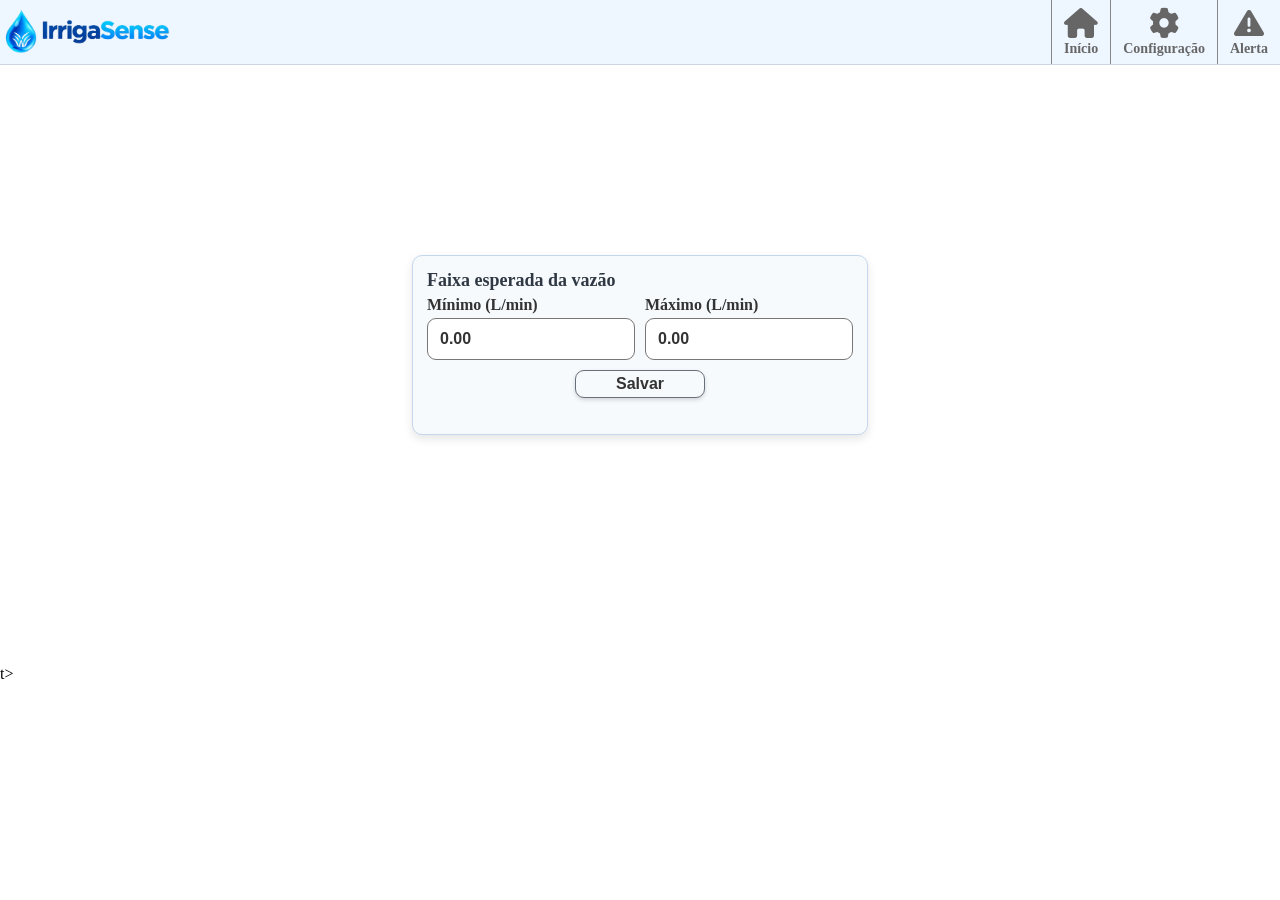
<file: design/configuraçao.html>
<!DOCTYPE html>
<html lang="pt-br">
<head>
    <meta charset="UTF-8">
    <meta name="viewport" content="width=device-width, initial-scale=1.0">
    <link rel="stylesheet" href="https://cdnjs.cloudflare.com/ajax/libs/font-awesome/6.7.2/css/all.min.css">
    <link rel="stylesheet" href="configuraçao.css?v=2">
    <title>IrrigaSense</title>
</head>

<body>

    <nav class="navbar">

         <a href="#" class="logo">
            <img src="rem-removebg-preview.png" alt="Logo">
        </a>

        <a href="Dashboard.html" class="item">
            <i class="fa-solid fa-house"></i>
            <span>Início</span>
        </a>

        <a href="configuraçao.html" class="item">
            <i class="fa-solid fa-gear"></i>
            <span>Configuração</span>
        </a>

        <a href="alerta.html" class="item">
            <i class="fa-solid fa-triangle-exclamation"></i>
            <span>Alerta</span>
        </a>

    </nav>

       <div class="container">
        <section class="faixa" aria-labelledby="titulo-faixa">
            <h2 id="titulo-faixa">Faixa esperada da vazão</h2>

            <form class="formulario-faixa" id="form-faixa-vazao">
                <div class="campos-faixa">
                    <div class="campo-faixa">
                        <label for="vazao-minima">Mínimo (L/min)</label>
                        <input id="vazao-minima" name="minima" type="number" min="0" step="0.01" value="0.00" required>
                    </div>
                    <div class="campo-faixa">
                        <label for="vazao-maxima">Máximo (L/min)</label>
                        <input id="vazao-maxima" name="maxima" type="number" min="0" step="0.01" value="0.00" required>
                    </div>
                </div>
                <button class="botao-salvar" type="submit">Salvar</button>
                <p class="mensagem-salvamento" id="mensagem-salvamento" aria-live="polite"></p>
            </form>
        </section>
    </div>t>

</body>
</html>
</file>
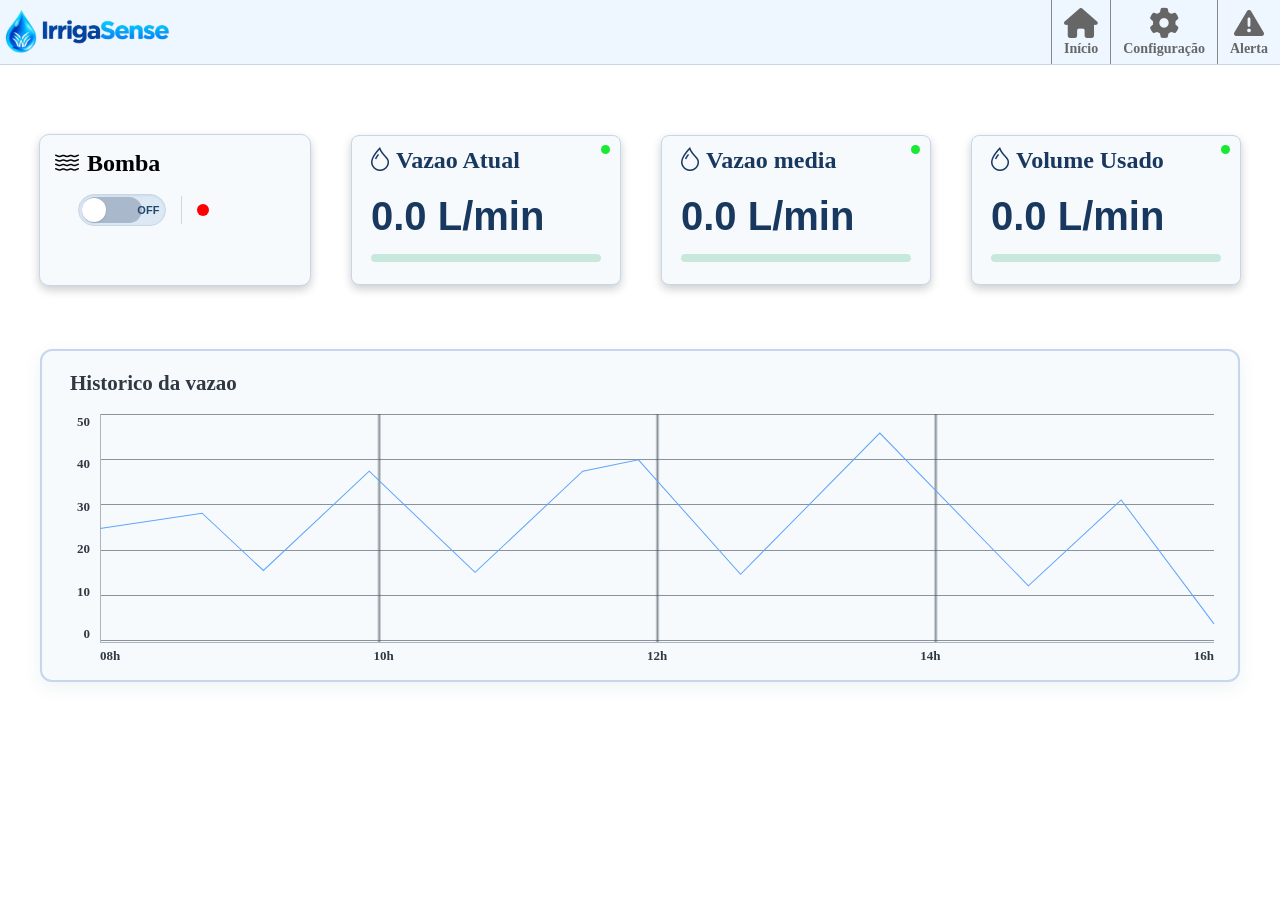
<file: design/Dashboard.html>
<!DOCTYPE html>
<html lang="pt-br">
<head>
    <meta charset="UTF-8">
    <meta name="viewport" content="width=device-width, initial-scale=1.0">
    <link rel="stylesheet" href="https://cdnjs.cloudflare.com/ajax/libs/font-awesome/6.7.2/css/all.min.css">
    <link rel="stylesheet"href="https://cdn.jsdelivr.net/npm/bootstrap-icons@1.11.3/font/bootstrap-icons.min.css">
    <link rel="stylesheet" href="Dashboard.css">
    <title>IrrigaSense</title>
</head>

<body>

    <nav class="navbar">

         <a href="#" class="logo">
            <img src="rem-removebg-preview.png" alt="Logo">
        </a>

        <a href="Dashboard.html" class="item">
            <i class="fa-solid fa-house"></i>
            <span>Início</span>
        </a>

        <a href="configuraçao.html" class="item">
            <i class="fa-solid fa-gear"></i>
            <span>Configuração</span>
        </a>

        <a href="alerta.html" class="item">
            <i class="fa-solid fa-triangle-exclamation"></i>
            <span>Alerta</span>
        </a>

    </nav>
    <div class="container">

    <div class="quadrado1">
        <i class="bi bi-water"></i>
     <h2 class="vazao1">Bomba</h2>


      <div class="linha">
        <button id="botaoBomba" class="botao">
            <span class="circulo"></span>
            <span id="textoBomba">OFF</span>
        </button>

        <div class="separador"></div>

        <span id="luzBomba" class="luz"></span>
    </div>
    </div>

     <div class="quadrado2">
        <i class="bi bi-droplet"></i>
        <h2 class="vazao2">Vazao Atual</h2>

    <div class="controle">
        <div class="medidor">
    <h1>0.0 L/min</h1>

    <div class="barra">
        <div class="progresso"></div>
    </div>
    </div>
</div>

    </div>

       <div class="quadrado2">
        <i class="bi bi-droplet"></i>
        <h2 class="vazao2">Vazao media</h2>

    <div class="controle">
        <div class="medidor">
    <h1>0.0 L/min</h1>

    <div class="barra">
        <div class="progresso"></div>
    </div>
    </div>
</div>

    </div>
      
       <div class="quadrado2">
        <i class="bi bi-droplet"></i>
        <h2 class="vazao2">Volume Usado</h2>

    <div class="controle">
        <div class="medidor">
    <h1>0.0 L/min</h1>
    <div class="barra">
        <div class="progresso"></div>
    </div>
    </div>
</div>

    </div>
       
       </div>

      
<div class="area-grafico">
    <div class="Grafico">
        <h2 class="vazao">Historico da vazao</h2>

        <div class="grafico-conteudo">
            <div class="valores-y">
                <span>50</span>
                <span>40</span>
                <span>30</span>
                <span>20</span>
                <span>10</span>
                <span>0</span>
            </div>

            <div class="grafico-principal">
                <div class="grade">
                    <span></span>
                    <span></span>
                    <span></span>
                    <span></span>
                    <span></span>
                    <span></span>
                </div>

                <svg class="linha-grafico"
                     viewBox="0 0 600 120"
                     preserveAspectRatio="none">
                    <polyline
                        id="linhaVazao"
                        points="0,60 55,52 88,82 145,30 202,83 260,30 290,24 345,84 420,10 500,90 550,45 600,110"
                        fill="none"
                        stroke="#60a5fa"
                        stroke-width="1"
                        vector-effect="non-scaling-stroke"/>
                </svg>

                <div class="horarios">
                    <span>08h</span>
                    <span>10h</span>
                    <span>12h</span>
                    <span>14h</span>
                    <span>16h</span>
                </div>
            </div>
        </div>
    </div>
</div>


</body>
</html>
</file>
<file: design/configuraçao.css>
body {
    margin: 0;
    padding: 0;
}

.navbar {
    display: flex;
    justify-content: flex-end;
    align-items: center;

    width: 100%;
    height: 65px;

    background-color: #eef6ff;
    border-bottom: 1px solid #cbd5df;
    box-sizing: border-box;
}

.container {
    display: flex;
    justify-content: center;
    align-items: center;
    gap: 40px;
    width: 100%;
    height: 600px;
    box-sizing: border-box;

    transform: translateY(-20px);
}


.item {
    display: flex;
    flex-direction: column;
    align-items: center;
    justify-content: center;

    height: 100%;
    padding: 4px 12px;

    box-sizing: border-box;
    text-decoration: none;
    color: #666;
    border-left: 1px solid #888;
}

.item i {
    font-size: 30px;
    margin-bottom: 3px;
}

.item span {
    font-size: 14px;
    font-weight: bold;
}

.logo {
    display: flex;
    align-items: center;
    margin-right: auto;
}

.logo img {
    width: 170px;
    height: auto;
}
.faixa{
     background-color: #F6FAFD;

    width: min(456px, calc(100% - 32px));
    max-width: 456px;
    height: 180px;

    border-radius: 10px;
    border: 1px solid #C4D7EC;
    box-shadow: 0px 4px 10px rgba(0, 0, 0, 0.1);

    padding: 14px;
    box-sizing: border-box;
}

.faixa {
    display: flex;
    flex-direction: column;
}

.faixa h2 {
    display: block;
    position: static;
    flex: 0 0 auto;
    width: auto;
    height: auto;
    margin: 0 0 5px;
    padding: 0;
    overflow: visible;
    clip: auto;
    visibility: visible;
    opacity: 1;
    white-space: normal;
    color: #303943;
    font-size: 18px;
    line-height: 1.15;
}

.formulario-faixa {
    width: 100%;
    margin: 0 auto;
}

.campos-faixa {
    display: grid;
    grid-template-columns: repeat(2, minmax(0, 1fr));
    gap: 10px;
}

.campo-faixa label {
    display: block;
    margin-bottom: 4px;
    color: #333;
    font-size: 16px;
    font-weight: 700;
}

.campo-faixa input {
    width: 100%;
    height: 42px;
    padding: 0 12px;
    box-sizing: border-box;
    border: 1px solid #777;
    border-radius: 9px;
    background: #fff;
    color: #333;
    font: 600 16px Arial, sans-serif;
}

.botao-salvar {
    display: block;
    width: 130px;
    height: 28px;
    margin: 10px auto 0;
    border: 1px solid #68707a;
    border-radius: 9px;
    background: #f6fafd;
    box-shadow: 0 2px 4px rgba(0, 0, 0, 0.15);
    color: #333;
    font: 700 16px Arial, sans-serif;
    cursor: pointer;
}

.mensagem-salvamento {
    min-height: 14px;
    margin: 3px 0 0;
    color: #247447;
    font-size: 13px;
    text-align: center;
}

@media (max-width: 520px) {
    .container {
        height: auto;
        min-height: calc(100vh - 65px);
        padding: 24px 0;
        transform: none;
    }

    .formulario-faixa {
        margin: 0;
    }
}
</file>
<file: design/Dashboard.css>
body {
    margin: 0;
    padding: 0;
}

.navbar {
    display: flex;
    justify-content: flex-end;
    align-items: center;

    width: 100%;
    height: 65px;

    background-color: #eef6ff;
    border-bottom: 1px solid #cbd5df;
    box-sizing: border-box;
}

.container {
    display: flex;
    justify-content: center;
    align-items: center;
    gap: 40px;
    width: 100%;
    height: 330px;
    box-sizing: border-box;

    transform: translateY(-20px);
}


.item {
    display: flex;
    flex-direction: column;
    align-items: center;
    justify-content: center;

    height: 100%;
    padding: 4px 12px;

    box-sizing: border-box;
    text-decoration: none;
    color: #666;
    border-left: 1px solid #888;
}

.item i {
    font-size: 30px;
    margin-bottom: 3px;
}

.item span {
    font-size: 14px;
    font-weight: bold;
}

.logo {
    display: flex;
    align-items: center;
    margin-right: auto;
}

.logo img {
    width: 170px;
    height: auto;
}
.quadrado1{
    background-color: #F6FAFD;
    width: 270px;
    height: 150px;
    border-radius: 10px;
    border: 1px solid #C4D7EC;
    box-shadow: 0px 4px 10px rgba(0, 0, 0, 0.2);

}
.quadrado2{
    background-color: #F6FAFD;
    width: 270px;
    height: 150px;
    border-radius: 10px;
    border: 1px solid #C4D7EC;
    box-shadow: 0px 4px 10px rgba(0, 0, 0, 0.2);

}


.area-grafico {
    display: flex;
    justify-content: center;
    align-items: center;
    width: 100%;
    height: 300px;
    margin-top: -30px;
}

.Grafico {
    background-color: #f6fafd;
    width: calc(100% - 40px);
    max-width: 1200px;
    min-height: 280px;
    border-radius: 12px;
    border: 2px solid #C4D7EC;
    box-shadow: 0 5px 18px rgba(27, 74, 112, 0.08);
    padding: 20px 24px 16px;
    box-sizing: border-box;
    color: #303943;
}

.Grafico .vazao {
    margin: 0 0 18px 4px;
    font-size: 21px;
    font-weight: 700;
}

.grafico-conteudo {
    display: flex;
    align-items: stretch;
    gap: 10px;
    height: 250px;
}

.valores-y {
    display: flex;
    flex: 0 0 24px;
    flex-direction: column;
    justify-content: space-between;
    align-items: flex-end;
    padding: 0 0 21px;
    box-sizing: border-box;
    color: #303943;
    font-size: 13px;
    font-weight: 600;
}

.grafico-principal {
    position: relative;
    flex: 1;
    min-width: 0;
    height: 100%;
}

.grade {
    position: absolute;
    inset: 0 0 21px;
    display: flex;
    flex-direction: column;
    justify-content: space-between;
    border-left: 1px solid #aab5bf;
    border-bottom: 1px solid #aab5bf;
    background-image:
        linear-gradient(to right, transparent 24.8%, rgba(73, 84, 95, 0.62) 25%, transparent 25.2%),
        linear-gradient(to right, transparent 49.8%, rgba(73, 84, 95, 0.62) 50%, transparent 50.2%),
        linear-gradient(to right, transparent 74.8%, rgba(73, 84, 95, 0.62) 75%, transparent 75.2%);
}

.grade span {
    display: block;
    width: 100%;
    border-top: 1px solid rgba(73, 84, 95, 0.62);
}

.linha-grafico {
    position: absolute;
    inset: 0 0 21px;
    width: 100%;
    height: calc(100% - 21px);
    overflow: visible;
}



.horarios {
    position: absolute;
    right: 0;
    bottom: 0;
    left: 0;
    display: flex;
    justify-content: space-between;
    color: #303943;
    font-size: 13px;
    font-weight: 600;
}

@media (max-width: 600px) {
    .area-grafico {
        height: auto;
        margin: 0 0 24px;
    }

    .Grafico {
        width: calc(100% - 24px);
        min-height: 250px;
        padding: 18px 14px 14px;
    }

    .Grafico .vazao {
        margin-left: 0;
        font-size: 18px;
    }

    .grafico-conteudo {
        gap: 7px;
        height: 220px;
    }

    .valores-y,
    .horarios {
        font-size: 11px;
    }
}


.quadrado2 {
    display: flex;
    align-items: center;
    gap: 8px;
   

}

.quadrado2 i {
     padding-left: 15px;
      height: 120px;
    font-size: 24px;
}

.vazao2 {
      height: 120px;
    margin: 0;
}

.quadrado3 {
    display: flex;
    align-items: center;
    gap: 8px;
}

.quadrado3 i {
     padding-left: 15px;
     height: 120px;
    font-size: 24px;
}

.vazao3 {
     height: 120px;
    margin: 0;
}

.quadrado4{
    display: flex;
    align-items: center;
    gap: 8px;
}
.quadrado4 i {
     padding-left: 15px;
     height: 120px;
    font-size: 24px;
}
.vazao4{
     height: 120px;
    margin: 0;
}
.quadrado1 {
    display: flex;
    align-items: center;
    gap: 8px;
}

.quadrado1 i {
     padding-left: 15px;
     height: 120px;
    font-size: 24px;
}

.vazao1 {
     height: 120px;
    margin: 0;
}



.linha {
    display: flex;
    align-items: center;
    gap: 15px;
    justify-content: flex-start;
    margin-left: -90px;
}
.botao {
    width: 88px;
    height: 32px;
    border: 1px solid #c8d8e8;
    border-radius: 20px;
    background: #dce8f4;
    display: flex;
    align-items: center;
    justify-content: flex-start;
    padding: 0;
    box-sizing: border-box;
    position: relative;
    cursor: pointer;
    box-shadow: inset 0 1px 2px rgba(25, 56, 95, 0.08);
}

.botao::before {
    position: absolute;
    top: 2px;
    right: 23px;
    bottom: 2px;
    left: 3px;
    border-radius: 18px;
    background: #aab8cc;
    content: "";
}

.circulo {
    width: 24px;
    height: 24px;
    background: white;
    border-radius: 50%;
    border: none;
    flex-shrink: 0;
    position: relative;
    z-index: 1;
    margin-left: 3px;
    box-shadow: 0 1px 2px rgba(25, 56, 95, 0.16);
}

#textoBomba {
    position: absolute;
    right: 6px;
    font-size: 11px;
    font-weight: bold;
    color: #23486d;
    z-index: 2;
}

.separador {
    width: 1px;
    height: 28px;
    background: #c9d8e8;
}

.luz {
    width: 12px;
    height: 12px;
    border-radius: 50%;
    background: red;
}


.quadrado2 {
    position: relative;
}

.controle {
    position: absolute;
    left: 0;
    right: 0;
    bottom: 12px;
    padding: 0 12px;
    box-sizing: border-box;
}

.medidor {
    width: 100%;
    box-sizing: border-box;
    font-family: Arial, sans-serif;
}

.medidor h1 {
    margin: 0 0 15px;
    font-size: 40px;
    font-weight: bold;
    color: #19385f;
    white-space: nowrap;
}

.barra {
    width: 100%;
    height: 8px;
    background: #c8e8dc;
    border-radius: 10px;
    overflow: hidden;
}

.progresso {
    width: 0%;
    height: 100%;
    background: #35b58a;
    border-radius: 10px;
}

.quadrado2 {
    display: grid;
    grid-template-columns: 24px minmax(0, 1fr);
    grid-template-rows: 28px 1fr;
    align-items: center;
    column-gap: 4px;
    padding: 10px 16px;
    box-sizing: border-box;
    border-radius: 8px;
    background: #f6fafd;
}

.quadrado2::after {
    position: absolute;
    top: 9px;
    right: 10px;
    width: 9px;
    height: 9px;
    border-radius: 50%;
    background: #19e933;
    content: "";
}

.quadrado2 > i {
    grid-column: 1;
    grid-row: 1;
    height: auto;
    padding: 0;
    color: #19385f;
    font-size: 24px;
}

.quadrado2 > .vazao2 {
    grid-column: 2;
    grid-row: 1;
    height: auto;
    margin: 0;
    color: #19385f;
    white-space: nowrap;
}

.quadrado2 > .controle {
    position: static;
    grid-column: 1 / -1;
    grid-row: 2;
    min-width: 0;
    padding: 0 3px;
}

.quadrado2 .medidor h1 {
    margin: 0 0 15px;
    color: #19385f;
}

.quadrado2 .barra {
    width: 100%;
    height: 8px;
}
</file>
